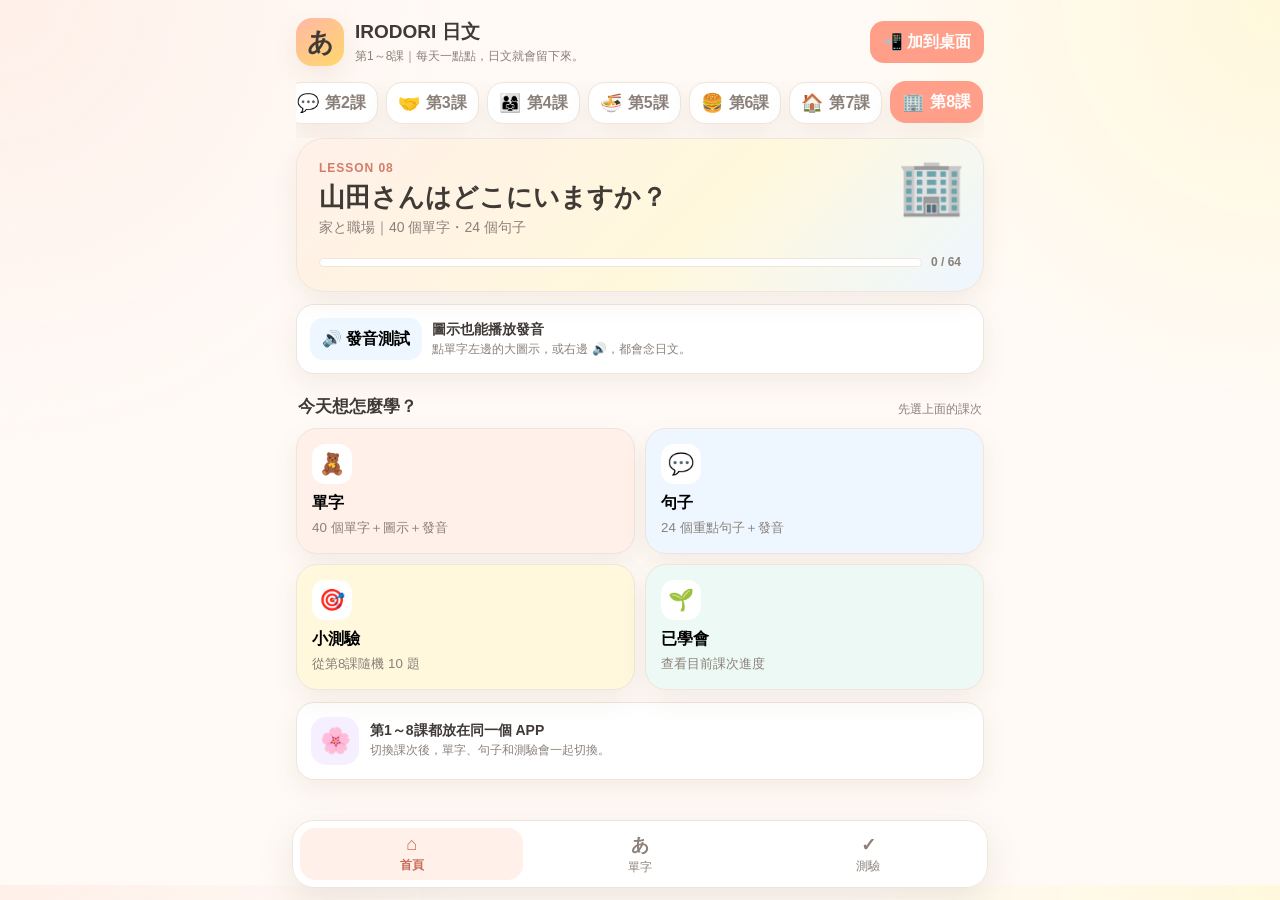
<file: index.html>
<!doctype html>
<html lang="zh-Hant">
<head>
<meta charset="utf-8">
<meta name="viewport" content="width=device-width,initial-scale=1,viewport-fit=cover">
<meta name="theme-color" content="#fff8f1">
<meta name="apple-mobile-web-app-capable" content="yes">
<meta name="apple-mobile-web-app-status-bar-style" content="default">
<meta name="apple-mobile-web-app-title" content="IRODORI 日文">
<link rel="manifest" href="manifest.webmanifest">
<link rel="icon" href="icon-192.svg">
<link rel="stylesheet" href="app.css?v=6">
<link rel="stylesheet" href="overrides-v10.css?v=10">
<title>IRODORI 日文學習</title>
</head>
<body>
<main class="app">
  <div class="top">
    <div class="brand"><div class="logo">あ</div><div><h1>IRODORI 日文</h1><div class="sub">第1～8課｜每天一點點，日文就會留下來。</div></div></div>
    <button id="installBtn" class="install" type="button">📲 加到桌面</button>
  </div>

  <section id="home" class="screen active">
    <div class="hero">
      <div class="eyebrow">LESSON 08</div>
      <h2>山田さんはどこにいますか？</h2>
      <p>家と職場｜40 個單字・24 個句子</p>
      <div class="progress"><div class="track"><div id="bar" class="bar"></div></div><div id="ptext" class="count"></div></div>
    </div>

    <div class="soundbox">
      <button id="testSound" class="soundbtn" type="button">🔊 發音測試</button>
      <div class="soundtext"><strong>圖示也能播放發音</strong><small id="soundStatus">點單字左邊的大圖示，或右邊 🔊，都會念日文。</small></div>
    </div>

    <div id="installHelp" class="installbox">
      <strong>把 APP 放到手機桌面：</strong><br>
      Chrome：右上角 ⋮ →「新增至主畫面」或「安裝應用程式」。<br>
      Samsung Internet：右下角 ☰ →「新增頁面至」→「主螢幕」。<br>
      <span id="installStatus">如果瀏覽器支援直接安裝，按上方「📲 加到桌面」會跳出安裝視窗。</span>
    </div>

    <div class="sectionTitle"><h3>今天想怎麼學？</h3><span>先選上面的課次</span></div>
    <div class="grid">
      <button class="mode" data-open="words" type="button"><span class="mi">🧸</span><strong>單字</strong><small>完整單字＋圖示＋發音</small></button>
      <button class="mode" data-open="sentences" type="button"><span class="mi">💬</span><strong>句子</strong><small>重點句子＋發音</small></button>
      <button class="mode" data-open="quiz" type="button"><span class="mi">🎯</span><strong>小測驗</strong><small>目前課次隨機 10 題</small></button>
      <button class="mode" data-open="learned" type="button"><span class="mi">🌱</span><strong>已學會</strong><small>查看目前課次進度</small></button>
    </div>
    <div class="daily"><div class="dicon">🌸</div><div><strong>第1～8課都放在同一個 APP</strong><small>切換課次後，單字、句子和測驗會一起切換。</small></div></div>
  </section>

  <section id="study" class="screen">
    <button id="back" class="back" type="button">← 回首頁</button>
    <div class="head"><div><small>LESSON 08</small><h2 id="studyTitle">單字</h2></div><small id="studyCount"></small></div>
    <input id="search" class="search" type="search" placeholder="搜尋日文、假名或中文…">
    <div id="chips" class="chips"></div>
    <div id="cards" class="cards"></div>
    <div id="empty" class="empty" style="display:none">找不到符合內容。</div>
  </section>

  <section id="quizScreen" class="screen">
    <button id="quizBack" class="back" type="button">← 回首頁</button>
    <div class="head"><div><small>LESSON 08</small><h2>小測驗</h2></div><small id="scoreText"></small></div>
    <div id="quizBox" class="quiz"></div>
  </section>
</main>

<nav class="nav">
  <button type="button" data-nav="home" class="active"><b>⌂</b>首頁</button>
  <button type="button" data-nav="words"><b>あ</b>單字</button>
  <button type="button" data-nav="quiz"><b>✓</b>測驗</button>
</nav>
<script src="data.js?v=10"></script>
<script src="lesson01.js?v=10"></script>
<script src="lesson02.js?v=10"></script>
<script src="lesson03.js?v=10"></script>
<script src="lesson04.js?v=10"></script>
<script src="lesson05.js?v=10"></script>
<script src="lesson06.js?v=10"></script>
<script src="lesson08.js?v=11"></script>
<script src="app-v10.js?v=11"></script>
</body>
</html>
</file>
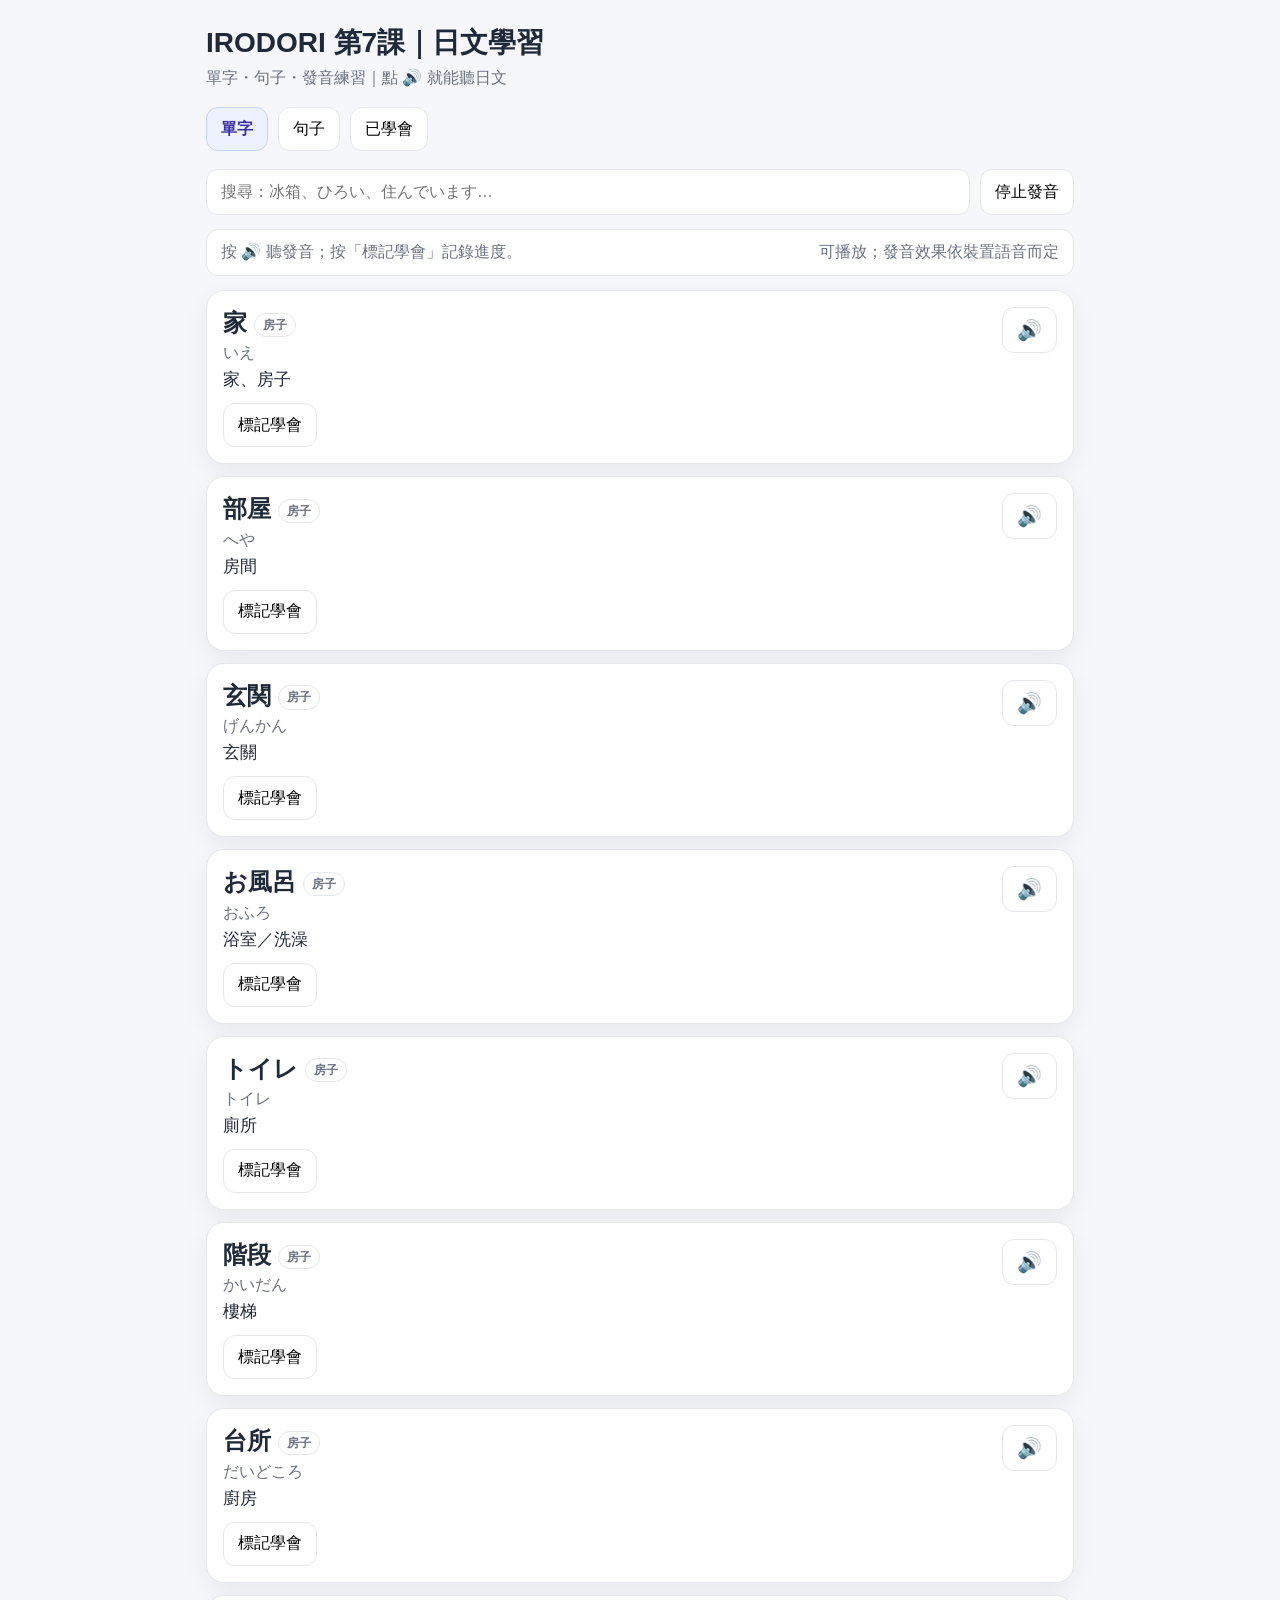
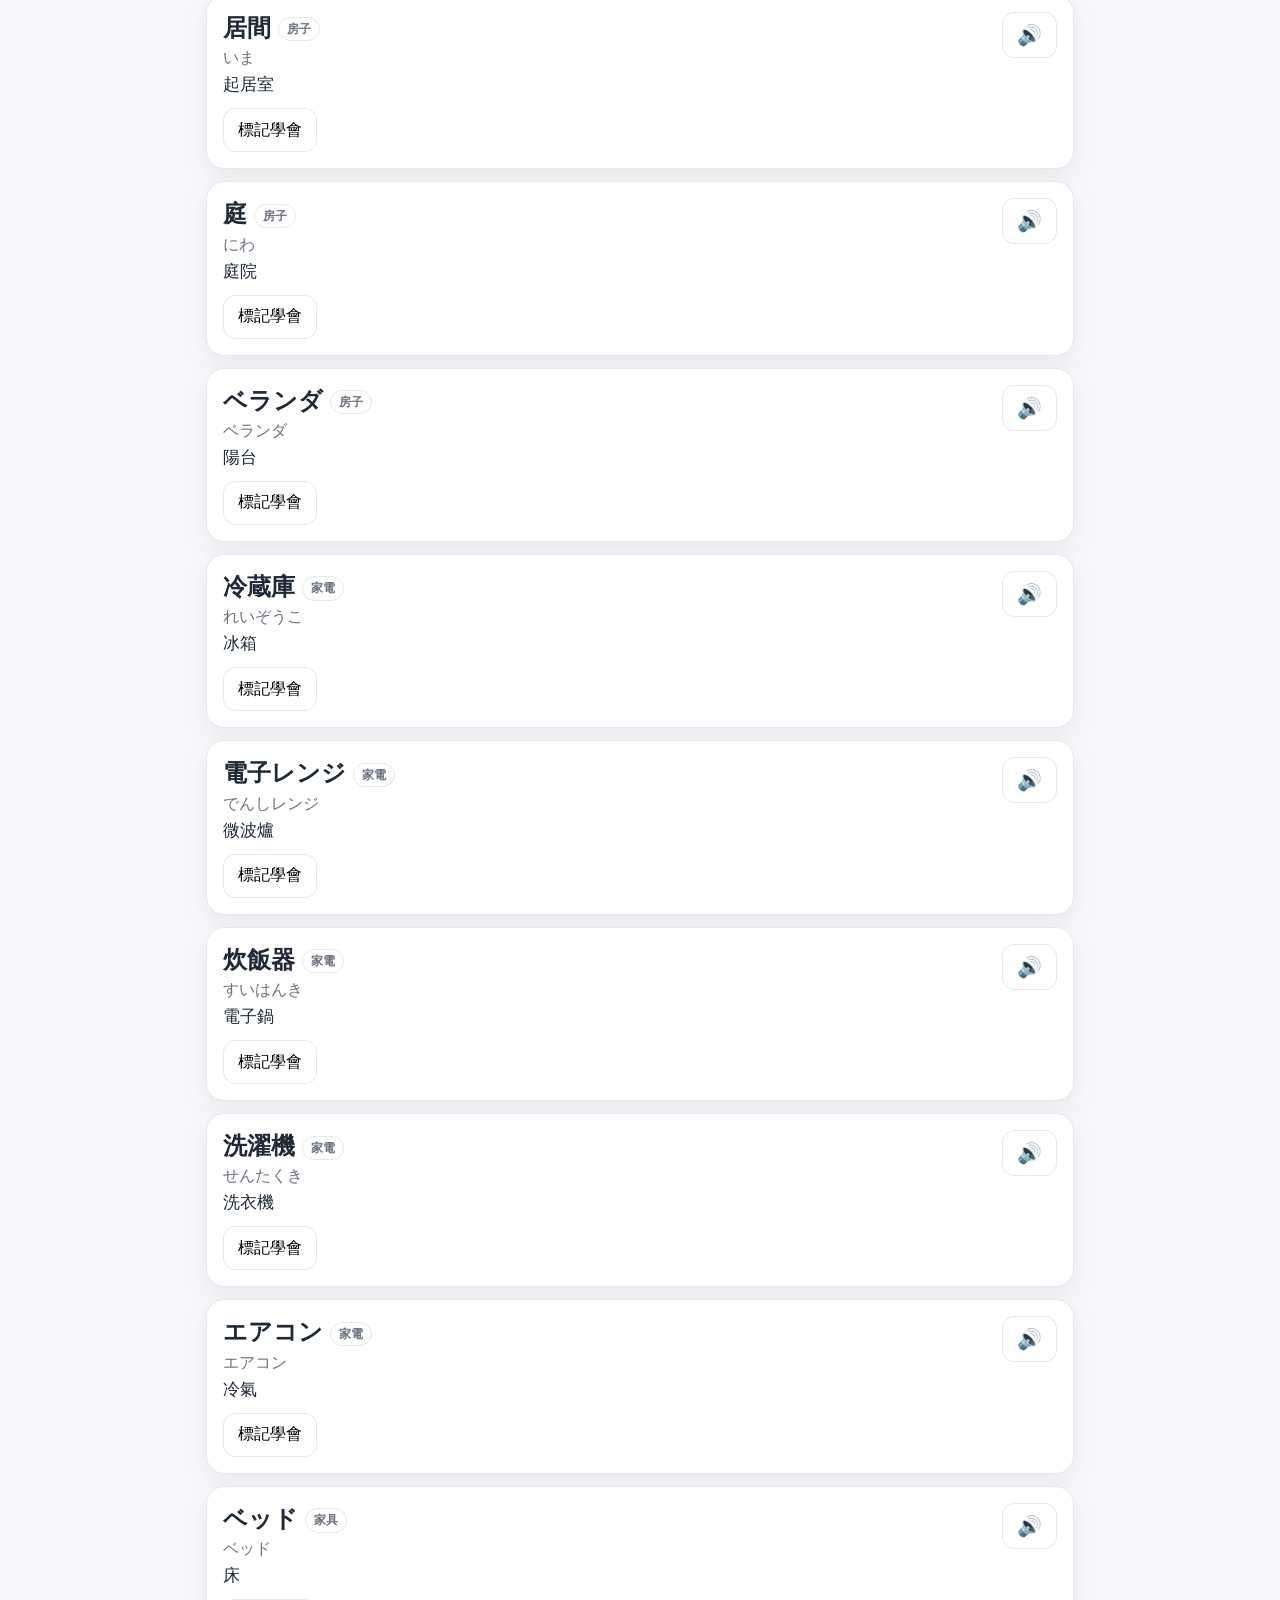
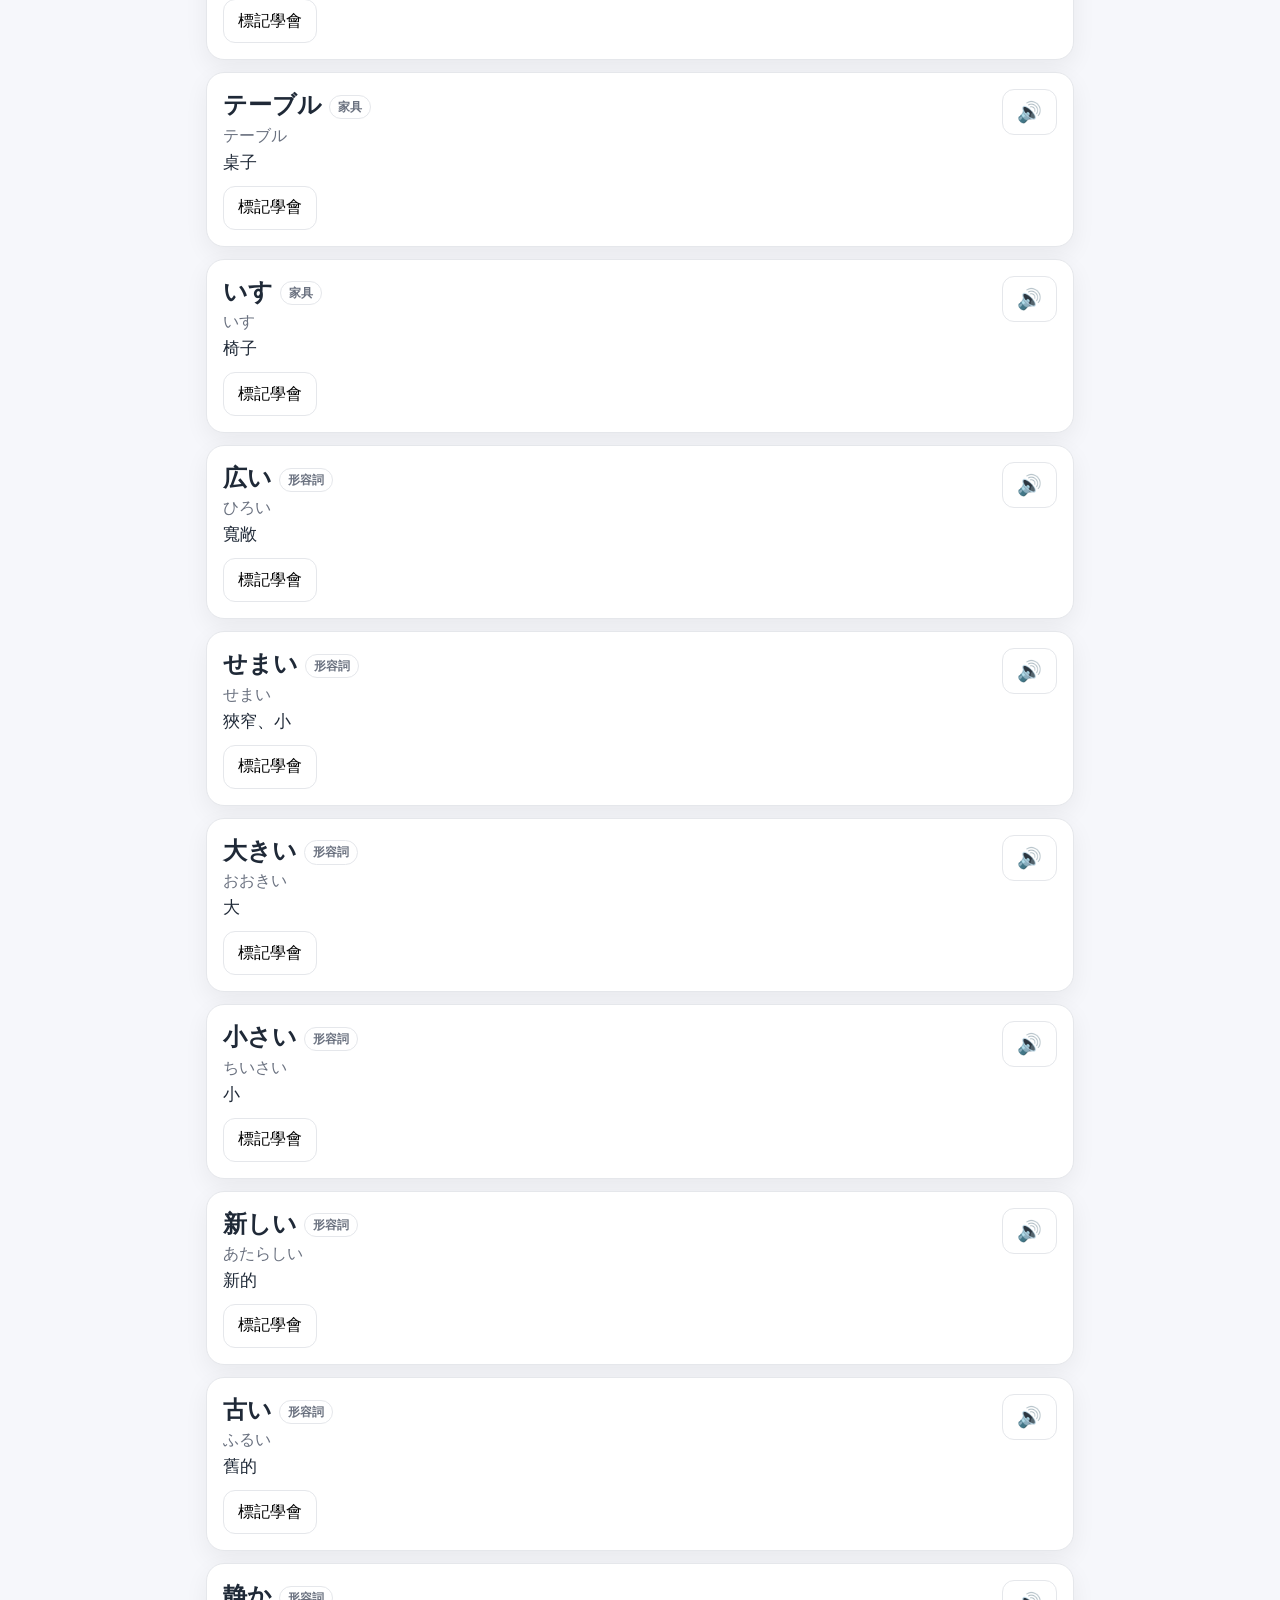
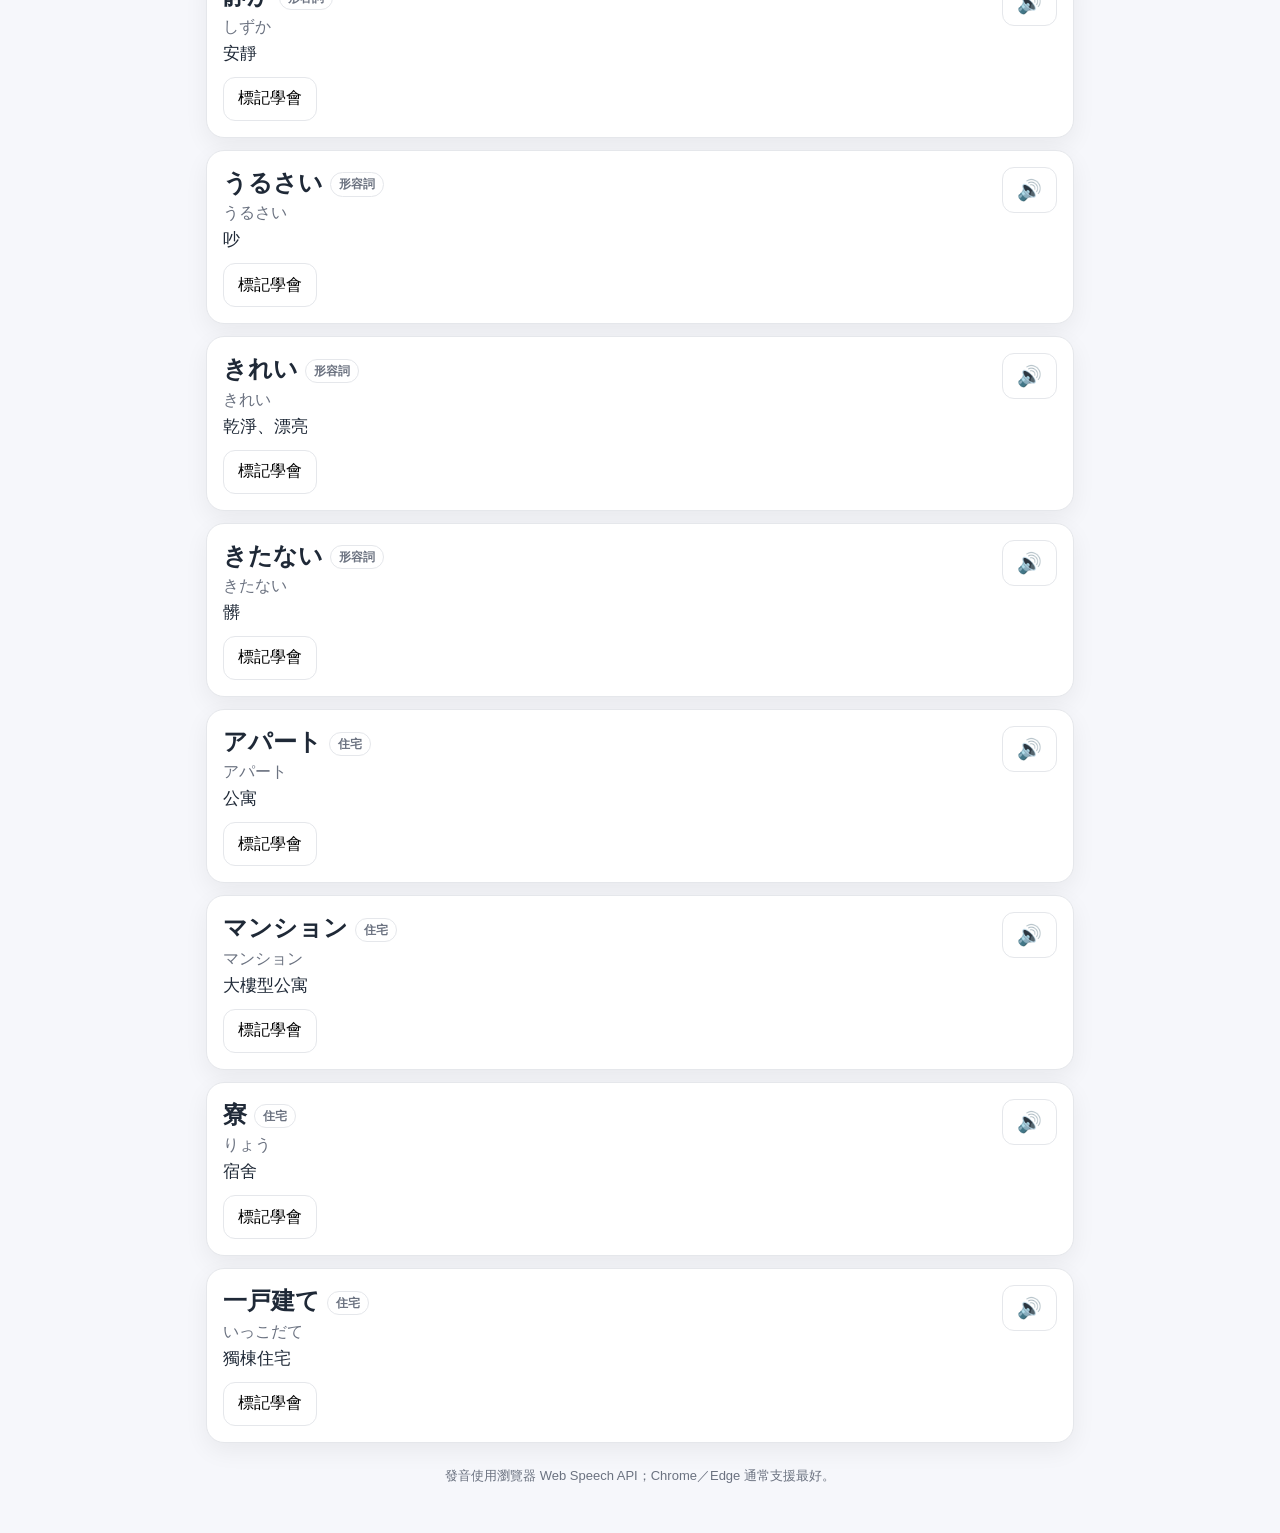
<file: IRODORI_L07_Japanese_App.html>
<!DOCTYPE html>
<html lang="zh-Hant">
<head>
  <meta charset="UTF-8" />
  <meta name="viewport" content="width=device-width, initial-scale=1.0" />
  <title>IRODORI 第7課｜日文單字・句子發音練習</title>
  <style>
    :root{
      --bg:#f6f7fb; --card:#ffffff; --text:#1f2937; --muted:#6b7280;
      --border:#e5e7eb; --accent:#4f46e5; --accent-soft:#eef2ff;
      --success:#0f766e; --shadow:0 8px 24px rgba(0,0,0,.06);
    }
    *{box-sizing:border-box}
    body{
      margin:0;background:var(--bg);color:var(--text);
      font-family:-apple-system,BlinkMacSystemFont,"Segoe UI","Noto Sans TC","Noto Sans JP",sans-serif;
    }
    .wrap{max-width:900px;margin:0 auto;padding:24px 16px 48px}
    .hero{margin-bottom:18px}
    .hero h1{font-size:28px;margin:0 0 6px}
    .hero p{margin:0;color:var(--muted)}
    .toolbar{display:flex;gap:10px;flex-wrap:wrap;margin:18px 0}
    button,input{
      font:inherit
    }
    button{
      min-height:44px;border:1px solid var(--border);background:#fff;border-radius:12px;
      padding:10px 14px;cursor:pointer
    }
    button.active{background:var(--accent-soft);border-color:#c7d2fe;color:#3730a3;font-weight:700}
    button:hover{filter:brightness(.985)}
    input{
      width:100%;min-height:46px;border:1px solid var(--border);border-radius:12px;padding:10px 14px;
      background:#fff;font-size:16px
    }
    .searchrow{display:grid;grid-template-columns:1fr auto;gap:10px;margin-bottom:14px}
    .status{
      background:#fff;border:1px solid var(--border);border-radius:12px;padding:12px 14px;
      display:flex;justify-content:space-between;gap:10px;flex-wrap:wrap;color:var(--muted);
      margin-bottom:14px
    }
    .list{display:grid;gap:12px}
    .card{
      background:var(--card);border:1px solid var(--border);border-radius:18px;padding:16px;
      box-shadow:var(--shadow)
    }
    .top{display:flex;justify-content:space-between;gap:14px;align-items:flex-start}
    .jp{font-size:24px;font-weight:750;line-height:1.35}
    .kana{color:var(--muted);margin-top:4px}
    .zh{font-size:17px;margin-top:4px}
    .note{font-size:14px;color:var(--muted);margin-top:8px}
    .tag{
      display:inline-block;font-size:12px;color:var(--muted);border:1px solid var(--border);
      border-radius:999px;padding:3px 8px;margin-left:7px;vertical-align:middle
    }
    .speak{font-size:20px;min-width:50px}
    .actions{margin-top:12px;display:flex;gap:8px;flex-wrap:wrap}
    .learned{background:var(--accent-soft);color:#3730a3}
    .empty{text-align:center;color:var(--muted);padding:40px 0;display:none}
    .foot{margin-top:24px;color:var(--muted);font-size:13px;text-align:center}
    @media(max-width:560px){
      .hero h1{font-size:23px}
      .jp{font-size:21px}
      .searchrow{grid-template-columns:1fr}
      .speak{min-width:46px}
    }
  </style>
</head>
<body>
  <main class="wrap">
    <section class="hero">
      <h1>IRODORI 第7課｜日文學習</h1>
      <p>單字・句子・發音練習｜點 🔊 就能聽日文</p>
    </section>

    <div class="toolbar" role="tablist">
      <button class="tab active" data-tab="words">單字</button>
      <button class="tab" data-tab="sentences">句子</button>
      <button class="tab" data-tab="learned">已學會</button>
    </div>

    <div class="searchrow">
      <input id="search" type="search" placeholder="搜尋：冰箱、ひろい、住んでいます…" />
      <button id="stop">停止發音</button>
    </div>

    <div class="status">
      <span>按 🔊 聽發音；按「標記學會」記錄進度。</span>
      <span id="voiceStatus">正在檢查日文語音…</span>
    </div>

    <section id="list" class="list"></section>
    <div id="empty" class="empty">沒有符合的內容。</div>

    <div class="foot">發音使用瀏覽器 Web Speech API；Chrome／Edge 通常支援最好。</div>
  </main>

<script>
const words = [
  {jp:'家',kana:'いえ',zh:'家、房子',group:'房子'},
  {jp:'部屋',kana:'へや',zh:'房間',group:'房子'},
  {jp:'玄関',kana:'げんかん',zh:'玄關',group:'房子'},
  {jp:'お風呂',kana:'おふろ',zh:'浴室／洗澡',group:'房子'},
  {jp:'トイレ',kana:'トイレ',zh:'廁所',group:'房子'},
  {jp:'階段',kana:'かいだん',zh:'樓梯',group:'房子'},
  {jp:'台所',kana:'だいどころ',zh:'廚房',group:'房子'},
  {jp:'居間',kana:'いま',zh:'起居室',group:'房子'},
  {jp:'庭',kana:'にわ',zh:'庭院',group:'房子'},
  {jp:'ベランダ',kana:'ベランダ',zh:'陽台',group:'房子'},
  {jp:'冷蔵庫',kana:'れいぞうこ',zh:'冰箱',group:'家電'},
  {jp:'電子レンジ',kana:'でんしレンジ',zh:'微波爐',group:'家電'},
  {jp:'炊飯器',kana:'すいはんき',zh:'電子鍋',group:'家電'},
  {jp:'洗濯機',kana:'せんたくき',zh:'洗衣機',group:'家電'},
  {jp:'エアコン',kana:'エアコン',zh:'冷氣',group:'家電'},
  {jp:'ベッド',kana:'ベッド',zh:'床',group:'家具'},
  {jp:'テーブル',kana:'テーブル',zh:'桌子',group:'家具'},
  {jp:'いす',kana:'いす',zh:'椅子',group:'家具'},
  {jp:'広い',kana:'ひろい',zh:'寬敞',group:'形容詞'},
  {jp:'せまい',kana:'せまい',zh:'狹窄、小',group:'形容詞'},
  {jp:'大きい',kana:'おおきい',zh:'大',group:'形容詞'},
  {jp:'小さい',kana:'ちいさい',zh:'小',group:'形容詞'},
  {jp:'新しい',kana:'あたらしい',zh:'新的',group:'形容詞'},
  {jp:'古い',kana:'ふるい',zh:'舊的',group:'形容詞'},
  {jp:'静か',kana:'しずか',zh:'安靜',group:'形容詞'},
  {jp:'うるさい',kana:'うるさい',zh:'吵',group:'形容詞'},
  {jp:'きれい',kana:'きれい',zh:'乾淨、漂亮',group:'形容詞'},
  {jp:'きたない',kana:'きたない',zh:'髒',group:'形容詞'},
  {jp:'アパート',kana:'アパート',zh:'公寓',group:'住宅'},
  {jp:'マンション',kana:'マンション',zh:'大樓型公寓',group:'住宅'},
  {jp:'寮',kana:'りょう',zh:'宿舍',group:'住宅'},
  {jp:'一戸建て',kana:'いっこだて',zh:'獨棟住宅',group:'住宅'}
];

const sentences = [
  {jp:'ここは玄関です。',kana:'ここは げんかん です。',zh:'這裡是玄關。',note:'ここは ～ です'},
  {jp:'ここに階段があります。',kana:'ここに かいだん が あります。',zh:'這裡有樓梯。',note:'地方 に ＋ 東西 が あります'},
  {jp:'部屋が4つあります。',kana:'へやが よっつ あります。',zh:'有四個房間。',note:'～があります'},
  {jp:'電子レンジはありますか？',kana:'でんしレンジは ありますか？',zh:'有微波爐嗎？',note:'～はありますか？'},
  {jp:'はい、あります。',kana:'はい、あります。',zh:'有。',note:'肯定回答'},
  {jp:'ありません。',kana:'ありません。',zh:'沒有。',note:'否定回答'},
  {jp:'どこに住んでいますか？',kana:'どこに すんでいますか？',zh:'你住在哪裡？',note:'～に住んでいます'},
  {jp:'アパートに住んでいます。',kana:'アパートに すんでいます。',zh:'我住在公寓。',note:'～に住んでいます'},
  {jp:'家はどうですか？',kana:'いえは どうですか？',zh:'你的房子怎麼樣？',note:'詢問狀態'},
  {jp:'ちょっと古いです。でも、とても広いです。',kana:'ちょっと ふるいです。でも、とても ひろいです。',zh:'有點舊，但是非常寬敞。',note:'形容詞＋でも'},
  {jp:'家は広くないです。',kana:'いえは ひろくないです。',zh:'房子不寬敞。',note:'い形容詞：い → くないです'},
  {jp:'この部屋は静かじゃないです。',kana:'この へやは しずかじゃないです。',zh:'這個房間不安靜。',note:'な形容詞：じゃないです'},
  {jp:'部屋はきれいです。',kana:'へやは きれいです。',zh:'房間很乾淨。',note:'きれい是な形容詞'}
];

let currentTab = 'words';
const learned = new Set(JSON.parse(localStorage.getItem('irodori_l7_learned') || '[]'));

const list = document.getElementById('list');
const search = document.getElementById('search');
const empty = document.getElementById('empty');
const voiceStatus = document.getElementById('voiceStatus');

function saveLearned(){
  localStorage.setItem('irodori_l7_learned', JSON.stringify([...learned]));
}
function keyFor(type,item){ return type + ':' + item.jp; }

function speak(text){
  if(!('speechSynthesis' in window)){
    voiceStatus.textContent = '此瀏覽器不支援語音朗讀';
    return;
  }
  speechSynthesis.cancel();
  const u = new SpeechSynthesisUtterance(text);
  u.lang = 'ja-JP';
  u.rate = 0.78;
  const voices = speechSynthesis.getVoices();
  const ja = voices.find(v => /^ja/i.test(v.lang));
  if(ja) u.voice = ja;
  speechSynthesis.speak(u);
}

function getItems(){
  const q = search.value.trim().toLowerCase();
  let src;
  if(currentTab === 'learned'){
    src = [
      ...words.map(x=>({...x,type:'word'})),
      ...sentences.map(x=>({...x,type:'sentence'}))
    ].filter(x=>learned.has(keyFor(x.type,x)));
  }else{
    src = currentTab === 'words'
      ? words.map(x=>({...x,type:'word'}))
      : sentences.map(x=>({...x,type:'sentence'}));
  }
  if(!q) return src;
  return src.filter(x => [x.jp,x.kana,x.zh,x.group,x.note]
    .filter(Boolean)
    .some(v => String(v).toLowerCase().includes(q)));
}

function render(){
  const items = getItems();
  list.innerHTML = '';
  empty.style.display = items.length ? 'none' : 'block';

  items.forEach(item=>{
    const card = document.createElement('article');
    card.className = 'card';

    const top = document.createElement('div');
    top.className = 'top';

    const text = document.createElement('div');
    text.style.minWidth='0';

    const title = document.createElement('div');
    title.className='jp';
    title.textContent=item.jp;

    if(item.group){
      const tag=document.createElement('span');
      tag.className='tag';
      tag.textContent=item.group;
      title.appendChild(tag);
    }

    const kana=document.createElement('div');
    kana.className='kana';
    kana.textContent=item.kana;

    const zh=document.createElement('div');
    zh.className='zh';
    zh.textContent=item.zh;

    text.append(title,kana,zh);

    if(item.note){
      const note=document.createElement('div');
      note.className='note';
      note.textContent='句型：'+item.note;
      text.appendChild(note);
    }

    const speakBtn=document.createElement('button');
    speakBtn.className='speak';
    speakBtn.type='button';
    speakBtn.textContent='🔊';
    speakBtn.setAttribute('aria-label','播放日文發音');
    speakBtn.addEventListener('click',()=>speak(item.jp));

    top.append(text,speakBtn);

    const actions=document.createElement('div');
    actions.className='actions';

    const k=keyFor(item.type,item);
    const learnBtn=document.createElement('button');
    learnBtn.type='button';
    const isLearned=learned.has(k);
    learnBtn.textContent=isLearned?'✓ 已學會':'標記學會';
    if(isLearned) learnBtn.classList.add('learned');
    learnBtn.addEventListener('click',()=>{
      if(learned.has(k)) learned.delete(k); else learned.add(k);
      saveLearned();
      render();
    });

    actions.appendChild(learnBtn);
    card.append(top,actions);
    list.appendChild(card);
  });
}

document.querySelectorAll('.tab').forEach(btn=>{
  btn.addEventListener('click',()=>{
    currentTab=btn.dataset.tab;
    document.querySelectorAll('.tab').forEach(b=>b.classList.remove('active'));
    btn.classList.add('active');
    render();
  });
});

search.addEventListener('input',render);
document.getElementById('stop').addEventListener('click',()=>{
  if('speechSynthesis' in window) speechSynthesis.cancel();
});

function updateVoice(){
  if(!('speechSynthesis' in window)){
    voiceStatus.textContent='此瀏覽器不支援語音朗讀';
    return;
  }
  const voices=speechSynthesis.getVoices();
  const ja=voices.some(v=>/^ja/i.test(v.lang));
  voiceStatus.textContent=ja?'✓ 已找到日文語音':'可播放；發音效果依裝置語音而定';
}
updateVoice();
if('speechSynthesis' in window) speechSynthesis.onvoiceschanged=updateVoice;

render();
</script>
</body>
</html>
</file>
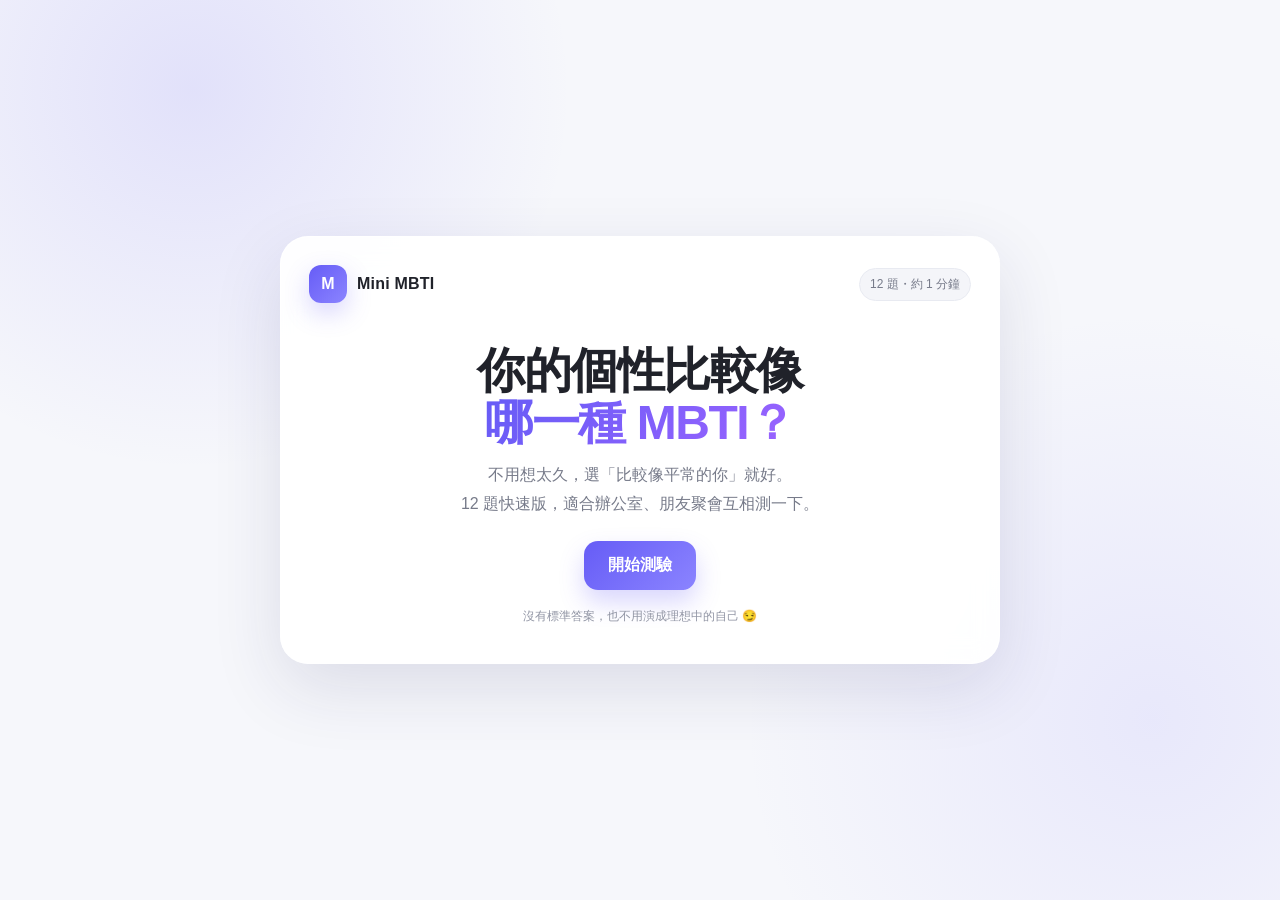
<file: mbti.html>
<!DOCTYPE html>
<html lang="zh-Hant">
<head>
  <meta charset="UTF-8" />
  <meta name="viewport" content="width=device-width, initial-scale=1.0" />
  <title>12 題快速 MBTI 測驗</title>
  <style>
    * { box-sizing: border-box; }
    :root{
      --bg:#f6f7fb;
      --card:#ffffff;
      --text:#20222a;
      --muted:#777b8a;
      --line:#e8eaf1;
      --accent:#665cf6;
      --accent2:#8b84ff;
      --soft:#f0efff;
      --success:#2f9e74;
    }
    body{
      margin:0;
      font-family: -apple-system,BlinkMacSystemFont,"Segoe UI","PingFang TC","Microsoft JhengHei",sans-serif;
      background:
        radial-gradient(circle at 15% 10%, rgba(102,92,246,.14), transparent 28%),
        radial-gradient(circle at 90% 80%, rgba(139,132,255,.13), transparent 30%),
        var(--bg);
      color:var(--text);
      min-height:100vh;
      display:flex;
      align-items:center;
      justify-content:center;
      padding:24px;
    }
    .app{
      width:min(720px,100%);
      background:rgba(255,255,255,.94);
      border:1px solid rgba(255,255,255,.8);
      box-shadow:0 24px 70px rgba(37,34,87,.12);
      border-radius:28px;
      padding:28px;
      backdrop-filter:blur(12px);
    }
    .top{
      display:flex;
      align-items:center;
      justify-content:space-between;
      gap:12px;
      margin-bottom:18px;
    }
    .logo{
      display:flex;
      align-items:center;
      gap:10px;
      font-weight:800;
      letter-spacing:.2px;
    }
    .logo-badge{
      width:38px;height:38px;border-radius:12px;
      display:grid;place-items:center;
      color:white;
      background:linear-gradient(135deg,var(--accent),var(--accent2));
      box-shadow:0 10px 24px rgba(102,92,246,.25);
    }
    .tag{
      font-size:12px;
      color:var(--muted);
      background:#f4f5f9;
      border:1px solid var(--line);
      padding:7px 10px;
      border-radius:999px;
    }
    .hero{
      text-align:center;
      padding:24px 8px 10px;
    }
    h1{
      margin:0 0 12px;
      font-size:clamp(30px,6vw,48px);
      line-height:1.08;
      letter-spacing:-1.5px;
    }
    .gradient{
      background:linear-gradient(135deg,var(--accent),#9b63ff);
      -webkit-background-clip:text;
      background-clip:text;
      color:transparent;
    }
    .lead{
      margin:0 auto 22px;
      color:var(--muted);
      line-height:1.8;
      max-width:560px;
    }
    button{
      font:inherit;
      border:0;
      cursor:pointer;
      transition:.18s ease;
    }
    .primary{
      background:linear-gradient(135deg,var(--accent),var(--accent2));
      color:#fff;
      padding:14px 24px;
      border-radius:14px;
      font-weight:700;
      box-shadow:0 12px 25px rgba(102,92,246,.25);
    }
    .primary:hover{ transform:translateY(-2px); }
    .secondary{
      background:#f3f4f8;
      color:var(--text);
      padding:12px 18px;
      border-radius:12px;
      font-weight:700;
    }
    .secondary:hover{ background:#eceef5; }
    .meta{
      margin-top:18px;
      font-size:12px;
      color:#9296a5;
    }
    .hidden{ display:none !important; }

    .progress-wrap{ margin:16px 0 26px; }
    .progress-info{
      display:flex;
      justify-content:space-between;
      color:var(--muted);
      font-size:13px;
      margin-bottom:8px;
    }
    .progress{
      width:100%; height:9px; border-radius:999px;
      background:#eceef5; overflow:hidden;
    }
    .bar{
      height:100%; width:0%;
      background:linear-gradient(90deg,var(--accent),#a873ff);
      border-radius:999px;
      transition:width .25s ease;
    }
    .question-card{
      padding:18px 4px 8px;
      animation:fade .25s ease;
    }
    @keyframes fade{
      from{ opacity:.3; transform:translateY(5px); }
      to{ opacity:1; transform:translateY(0); }
    }
    .q-no{
      font-size:13px;
      color:var(--accent);
      font-weight:800;
      letter-spacing:1px;
      margin-bottom:10px;
    }
    .question{
      font-size:clamp(23px,4vw,32px);
      font-weight:800;
      line-height:1.35;
      margin-bottom:24px;
    }
    .answers{
      display:grid;
      gap:14px;
    }
    .answer{
      text-align:left;
      background:#fff;
      border:1.5px solid var(--line);
      border-radius:18px;
      padding:18px 20px;
      color:var(--text);
      line-height:1.55;
      font-weight:650;
    }
    .answer:hover{
      border-color:#b9b4ff;
      background:var(--soft);
      transform:translateY(-1px);
    }
    .answer strong{
      color:var(--accent);
      margin-right:7px;
    }

    .result{
      text-align:center;
      padding:22px 4px 6px;
      animation:fade .3s ease;
    }
    .result-type{
      display:inline-block;
      padding:10px 18px;
      border-radius:14px;
      background:var(--soft);
      color:var(--accent);
      font-size:40px;
      font-weight:900;
      letter-spacing:4px;
      margin:8px 0 10px;
    }
    .result-name{
      font-size:24px;
      font-weight:900;
      margin-bottom:8px;
    }
    .result-desc{
      color:var(--muted);
      line-height:1.8;
      max-width:580px;
      margin:0 auto 24px;
    }
    .traits{
      display:grid;
      grid-template-columns:repeat(2,minmax(0,1fr));
      gap:10px;
      max-width:560px;
      margin:0 auto 24px;
    }
    .trait{
      background:#f7f7fb;
      border:1px solid var(--line);
      border-radius:14px;
      padding:12px;
      font-size:14px;
    }
    .trait b{ color:var(--accent); }
    .actions{
      display:flex;
      flex-wrap:wrap;
      justify-content:center;
      gap:10px;
    }
    .disclaimer{
      margin-top:24px;
      padding-top:18px;
      border-top:1px solid var(--line);
      color:#999dac;
      font-size:12px;
      line-height:1.6;
    }

    @media(max-width:560px){
      body{ padding:14px; }
      .app{ padding:20px; border-radius:22px; }
      .tag{ display:none; }
      .traits{ grid-template-columns:1fr; }
      .question{ font-size:24px; }
      .answer{ padding:16px; }
    }
  </style>
</head>
<body>
  <main class="app">
    <div class="top">
      <div class="logo"><span class="logo-badge">M</span> Mini MBTI</div>
      <div class="tag">12 題・約 1 分鐘</div>
    </div>

    <section id="startScreen" class="hero">
      <h1>你的個性比較像<br><span class="gradient">哪一種 MBTI？</span></h1>
      <p class="lead">
        不用想太久，選「比較像平常的你」就好。<br>
        12 題快速版，適合辦公室、朋友聚會互相測一下。
      </p>
      <button class="primary" onclick="startQuiz()">開始測驗</button>
      <div class="meta">沒有標準答案，也不用演成理想中的自己 😏</div>
    </section>

    <section id="quizScreen" class="hidden">
      <div class="progress-wrap">
        <div class="progress-info">
          <span id="progressText">第 1 / 12 題</span>
          <span id="progressPercent">8%</span>
        </div>
        <div class="progress"><div id="bar" class="bar"></div></div>
      </div>
      <div id="questionCard" class="question-card"></div>
    </section>

    <section id="resultScreen" class="result hidden">
      <div style="font-size:14px;color:var(--success);font-weight:800;">測驗完成 ✓</div>
      <div id="resultType" class="result-type">INTJ</div>
      <div id="resultName" class="result-name"></div>
      <p id="resultDesc" class="result-desc"></p>
      <div id="traits" class="traits"></div>
      <div class="actions">
        <button class="primary" onclick="copyResult()">複製結果</button>
        <button class="secondary" onclick="restartQuiz()">再測一次</button>
      </div>
      <div class="disclaimer">
        這是 12 題的娛樂型快速測驗，適合初步了解偏好，不等同正式心理衡鑑，也不代表人格永遠固定。
      </div>
    </section>
  </main>

  <script>
    const questions = [
      { axis:"EI", q:"到一個不熟的聚會，你通常會？", a:["主動找人聊天，很快融入","先觀察一下，熟了才開始聊"], score:["E","I"] },
      { axis:"SN", q:"學一個新東西時，你比較喜歡？", a:["先看實際步驟和例子","先理解概念和背後邏輯"], score:["S","N"] },
      { axis:"TF", q:"朋友遇到問題找你，你比較常？", a:["幫他分析怎麼解決","先理解他的感受"], score:["T","F"] },
      { axis:"JP", q:"要出門旅行，你比較像？", a:["先排好行程比較安心","大方向有就好，到時再決定"], score:["J","P"] },

      { axis:"EI", q:"忙了一整週後，你比較想？", a:["約人出去、換個熱鬧環境","自己待著，安靜充電"], score:["E","I"] },
      { axis:"SN", q:"別人講一件事時，你更容易注意？", a:["他實際說了什麼、細節是否合理","這件事背後可能代表什麼"], score:["S","N"] },
      { axis:"TF", q:"做重要決定時，你比較相信？", a:["客觀條件與合理性","自己的價值感與人的感受"], score:["T","F"] },
      { axis:"JP", q:"工作突然多出一件急事，你通常？", a:["重新排順序，趕快把事情控住","先處理眼前最急的，邊做邊調整"], score:["J","P"] },

      { axis:"EI", q:"在群組聊天時，你通常？", a:["想到就回，互動很多","有必要或真的想講才回"], score:["E","I"] },
      { axis:"SN", q:"你比較容易被哪種內容吸引？", a:["實用、馬上能派上用場","新奇、有想像空間的想法"], score:["S","N"] },
      { axis:"TF", q:"和人意見不合時，你更在意？", a:["到底誰的說法比較有道理","怎麼講才不會讓關係太僵"], score:["T","F"] },
      { axis:"JP", q:"面對截止日期，你比較像？", a:["喜歡提早做完，心裡比較舒服","通常越接近期限效率越高"], score:["J","P"] }
    ];

    const types = {
      INTJ:["策略規劃者","獨立、理性、有長期視角，喜歡把複雜問題整理成一套可執行的方法。","長期規劃","獨立思考"],
      INTP:["邏輯探索者","好奇心強、愛拆解問題，對有趣的觀念很著迷，不喜歡被過度限制。","分析推理","創意探索"],
      ENTJ:["目標指揮官","果斷、重效率、擅長推進目標，看到混亂時會很自然地想把事情組織起來。","決策推進","組織能力"],
      ENTP:["點子辯論家","反應快、點子多、喜歡新鮮挑戰，常能看到別人沒注意到的新可能。","靈活創新","快速反應"],
      INFJ:["洞察倡議者","敏銳、有原則、很會讀懂氣氛，通常希望自己做的事帶有意義。","洞察人心","價值導向"],
      INFP:["理想調停者","重視真誠與內在感受，想像力豐富，對自己真正重視的事非常投入。","同理感受","想像力"],
      ENFJ:["熱情引導者","擅長鼓勵與連結他人，容易看見每個人的優點，也很在乎團隊氣氛。","人際連結","鼓舞他人"],
      ENFP:["靈感探索者","熱情、好奇、喜歡自由與可能性，很容易被新鮮有趣的人事物點燃。","熱情創意","適應變化"],
      ISTJ:["務實執行者","可靠、細心、重視秩序與責任，喜歡把事情一件一件穩穩做好。","穩定執行","細節管理"],
      ISFJ:["溫暖守護者","體貼、細心、責任感強，常默默記得別人在乎的小事。","細心照顧","可靠負責"],
      ESTJ:["效率管理者","務實、直接、行動力強，擅長建立規則、分工與清楚的執行方式。","效率管理","果斷執行"],
      ESFJ:["友善協調者","重視互動與關係，善於照顧氣氛，喜歡讓大家都舒服地參與其中。","關係協調","熱心可靠"],
      ISTP:["冷靜解題者","反應冷靜、動手能力強，遇到問題時偏好直接找出最有效率的解法。","臨場解題","實作能力"],
      ISFP:["自在藝術家","溫和、細膩、有自己的審美與價值感，重視自由與真實的生活感受。","美感敏銳","溫和彈性"],
      ESTP:["行動挑戰者","大膽、務實、反應快，喜歡直接行動，在變動環境裡反而容易發揮。","行動力","臨場反應"],
      ESFP:["氣氛體驗家","外向、親切、享受當下，對人與環境很敏銳，常常能把氣氛帶起來。","帶動氣氛","享受當下"]
    };

    let index = 0;
    let scores = {E:0,I:0,S:0,N:0,T:0,F:0,J:0,P:0};

    function startQuiz(){
      document.getElementById("startScreen").classList.add("hidden");
      document.getElementById("quizScreen").classList.remove("hidden");
      renderQuestion();
    }

    function renderQuestion(){
      const item = questions[index];
      const percent = Math.round(((index+1)/questions.length)*100);
      document.getElementById("progressText").textContent = `第 ${index+1} / ${questions.length} 題`;
      document.getElementById("progressPercent").textContent = `${percent}%`;
      document.getElementById("bar").style.width = `${percent}%`;

      const card = document.getElementById("questionCard");
      card.innerHTML = `
        <div class="q-no">QUESTION ${String(index+1).padStart(2,"0")}</div>
        <div class="question">${item.q}</div>
        <div class="answers">
          <button class="answer" onclick="choose(0)"><strong>A.</strong>${item.a[0]}</button>
          <button class="answer" onclick="choose(1)"><strong>B.</strong>${item.a[1]}</button>
        </div>
      `;
    }

    function choose(choice){
      const item = questions[index];
      scores[item.score[choice]] += 1;
      index++;
      if(index < questions.length){
        renderQuestion();
      }else{
        showResult();
      }
    }

    function showResult(){
      const result =
        (scores.E > scores.I ? "E" : "I") +
        (scores.S > scores.N ? "S" : "N") +
        (scores.T > scores.F ? "T" : "F") +
        (scores.J > scores.P ? "J" : "P");

      const info = types[result];
      document.getElementById("quizScreen").classList.add("hidden");
      document.getElementById("resultScreen").classList.remove("hidden");
      document.getElementById("resultType").textContent = result;
      document.getElementById("resultName").textContent = info[0];
      document.getElementById("resultDesc").textContent = info[1];

      const dimensions = [
        `${scores.E > scores.I ? "外向 E" : "內向 I"} · ${Math.max(scores.E,scores.I)}/3`,
        `${scores.S > scores.N ? "實感 S" : "直覺 N"} · ${Math.max(scores.S,scores.N)}/3`,
        `${scores.T > scores.F ? "思考 T" : "情感 F"} · ${Math.max(scores.T,scores.F)}/3`,
        `${scores.J > scores.P ? "判斷 J" : "感知 P"} · ${Math.max(scores.J,scores.P)}/3`
      ];
      document.getElementById("traits").innerHTML = `
        <div class="trait"><b>特點</b><br>${info[2]}</div>
        <div class="trait"><b>特點</b><br>${info[3]}</div>
        <div class="trait"><b>偏好</b><br>${dimensions[0]} ｜ ${dimensions[1]}</div>
        <div class="trait"><b>偏好</b><br>${dimensions[2]} ｜ ${dimensions[3]}</div>
      `;
      window.currentResult = `${result}｜${info[0]}：${info[1]}`;
    }

    async function copyResult(){
      const text = `我的快速 MBTI 是 ${window.currentResult}`;
      try{
        await navigator.clipboard.writeText(text);
        alert("結果已複製，可以丟到同事群組了！");
      }catch(e){
        alert(text);
      }
    }

    function restartQuiz(){
      index = 0;
      scores = {E:0,I:0,S:0,N:0,T:0,F:0,J:0,P:0};
      document.getElementById("resultScreen").classList.add("hidden");
      document.getElementById("startScreen").classList.remove("hidden");
      document.getElementById("bar").style.width = "0%";
    }
  </script>
</body>
</html>
</file>
<file: app.css>
:root{--bg:#fffaf6;--ink:#403a37;--muted:#8b817a;--line:#efe5dd;--peach:#fff0e9;--sky:#eef7ff;--yellow:#fff8dc;--mint:#edf9f4;--lav:#f5efff;--pink:#fff0f5;--accent:#ff9f89;--shadow:0 10px 26px rgba(130,95,72,.09)}*{box-sizing:border-box}html{-webkit-text-size-adjust:100%}body{margin:0;background:radial-gradient(circle at top left,#fff0e9,transparent 30%),radial-gradient(circle at top right,#fff8dc,transparent 28%),var(--bg);color:var(--ink);font-family:-apple-system,BlinkMacSystemFont,"Noto Sans TC","Noto Sans JP","Segoe UI",sans-serif}button,input{font:inherit}button{cursor:pointer}.app{max-width:720px;margin:auto;padding:18px 16px 105px}.top{display:flex;align-items:center;justify-content:space-between;gap:12px;margin-bottom:17px}.brand{display:flex;align-items:center;gap:11px}.logo{width:48px;height:48px;border-radius:16px;background:linear-gradient(145deg,#ffb7a6,#ffd86c);display:grid;place-items:center;font-size:26px;font-weight:900;box-shadow:var(--shadow)}h1{font-size:19px;margin:0}.sub{font-size:12px;color:var(--muted);margin-top:3px}.install{border:0;background:var(--accent);color:white;border-radius:14px;min-height:42px;padding:0 13px;font-weight:800}.screen{display:none}.screen.active{display:block}.hero{position:relative;overflow:hidden;background:linear-gradient(135deg,#fff0e9,#fff8dc 58%,#eef7ff);border:1px solid var(--line);border-radius:28px;padding:22px;box-shadow:var(--shadow)}.hero:after{content:"🏠";position:absolute;right:18px;top:16px;font-size:54px}.eyebrow{font-size:12px;color:#d47c68;font-weight:850;letter-spacing:.08em}.hero h2{font-size:26px;line-height:1.2;margin:7px 0 6px;max-width:72%}.hero p{margin:0;color:var(--muted);font-size:14px;max-width:76%}.progress{display:flex;align-items:center;gap:9px;margin-top:18px}.track{height:9px;flex:1;background:#fff;border:1px solid var(--line);border-radius:99px;overflow:hidden}.bar{height:100%;width:0;background:linear-gradient(90deg,#ffb7a6,#ffd86c);border-radius:99px}.count{font-size:12px;color:var(--muted);font-weight:750}.soundbox,.installbox{margin-top:12px;background:#fff;border:1px solid var(--line);border-radius:18px;padding:13px;box-shadow:var(--shadow)}.soundbox{display:flex;align-items:center;gap:10px}.soundbtn{border:0;background:var(--sky);border-radius:13px;min-height:42px;padding:0 12px;font-weight:800}.soundtext strong{display:block;font-size:14px}.soundtext small{display:block;font-size:12px;color:var(--muted);margin-top:2px}.installbox{display:none;font-size:13px;color:var(--muted);line-height:1.6}.installbox.show{display:block}.sectionTitle{display:flex;justify-content:space-between;align-items:end;margin:21px 2px 10px}.sectionTitle h3{font-size:17px;margin:0}.sectionTitle span{font-size:12px;color:var(--muted)}.grid{display:grid;grid-template-columns:1fr 1fr;gap:10px}.mode{border:1px solid var(--line);border-radius:21px;padding:15px;text-align:left;min-height:116px;box-shadow:var(--shadow)}.mode:nth-child(1){background:var(--peach)}.mode:nth-child(2){background:var(--sky)}.mode:nth-child(3){background:var(--yellow)}.mode:nth-child(4){background:var(--mint)}.mi{width:40px;height:40px;border-radius:13px;background:#fff;display:grid;place-items:center;font-size:21px}.mode strong{display:block;font-size:16px;margin:9px 0 4px}.mode small{color:var(--muted);line-height:1.4}.daily{margin-top:12px;padding:14px;background:#fff;border:1px solid var(--line);border-radius:18px;display:flex;gap:11px;align-items:center;box-shadow:var(--shadow)}.daily .dicon{width:48px;height:48px;border-radius:15px;background:var(--lav);display:grid;place-items:center;font-size:25px}.daily strong{display:block;font-size:14px}.daily small{color:var(--muted);font-size:12px}.back{border:0;background:transparent;padding:8px 0;font-weight:800;color:#9b685e;margin-bottom:8px}.head{display:flex;justify-content:space-between;align-items:end;margin-bottom:13px}.head h2{margin:2px 0 0;font-size:25px}.head small{color:var(--muted)}.search{width:100%;height:50px;border:1px solid var(--line);border-radius:16px;background:#fff;padding:0 15px;font-size:16px;outline:none}.chips{display:flex;gap:7px;overflow:auto;padding:10px 0 2px}.chip{white-space:nowrap;border:1px solid var(--line);background:#fff;border-radius:99px;padding:8px 12px;color:var(--muted)}.chip.active{background:#ffefe8;color:#c86f5b;border-color:#ffd1c5;font-weight:800}.cards{display:grid;gap:10px;margin-top:11px}.card{background:#fff;border:1px solid var(--line);border-radius:21px;padding:14px;box-shadow:var(--shadow)}.cardtop{display:grid;grid-template-columns:58px 1fr 48px;gap:11px;align-items:start}.visual{width:58px;height:58px;border-radius:17px;display:grid;place-items:center;font-size:29px;background:var(--peach)}.card:nth-child(3n+2) .visual{background:var(--sky)}.card:nth-child(3n) .visual{background:var(--yellow)}.jp{font-size:21px;font-weight:900;line-height:1.35}.kana{font-size:14px;color:var(--muted);margin-top:2px}.zh{font-size:16px;margin-top:4px}.tag{display:inline-block;background:#faf4f0;color:#8a6e64;border-radius:99px;padding:5px 8px;font-size:11px;margin-top:7px}.speak{width:48px;height:48px;border:0;border-radius:15px;background:#fff4ef;font-size:20px}.cardbottom{display:flex;align-items:center;gap:8px;margin-top:11px}.learn{min-height:39px;border:1px solid var(--line);background:#fff;border-radius:12px;padding:0 11px;color:var(--muted);font-weight:750}.learn.done{background:var(--mint);color:#24745a;border-color:#ccecdf}.note{margin-left:auto;color:var(--muted);font-size:12px;text-align:right;max-width:55%}.quiz{background:#fff;border:1px solid var(--line);border-radius:24px;padding:19px;box-shadow:var(--shadow)}.qart{width:76px;height:76px;border-radius:23px;background:var(--yellow);display:grid;place-items:center;font-size:39px;margin:3px auto 10px}.qmeta{text-align:center;font-size:12px;color:var(--muted)}.qjp{text-align:center;font-size:29px;font-weight:900;margin:13px 0 18px}.answers{display:grid;gap:8px}.answer{min-height:50px;border:1px solid var(--line);background:#fff;border-radius:15px;text-align:left;padding:10px 13px}.answer.correct{background:var(--mint);border-color:#bce6d4;color:#237259}.answer.wrong{background:#fff0f0;border-color:#edc5c5;color:#9b4545}.qactions{display:flex;gap:8px;margin-top:13px}.primary{flex:1;min-height:47px;border:0;border-radius:14px;background:var(--accent);color:#fff;font-weight:850}.secondary{min-height:47px;border:1px solid var(--line);border-radius:14px;background:#fff;padding:0 14px;font-weight:750}.result{text-align:center;padding:15px 0}.result .big{font-size:43px;font-weight:900}.empty{text-align:center;color:var(--muted);padding:35px 0}.nav{position:fixed;left:50%;bottom:12px;transform:translateX(-50%);width:min(calc(100% - 24px),696px);display:grid;grid-template-columns:repeat(3,1fr);gap:5px;background:rgba(255,255,255,.96);backdrop-filter:blur(15px);border:1px solid var(--line);border-radius:22px;padding:7px;box-shadow:0 12px 34px rgba(120,90,70,.13)}.nav button{border:0;background:transparent;min-height:52px;border-radius:15px;color:var(--muted);font-size:12px}.nav button.active{background:#fff0ea;color:#c66c59;font-weight:850}.nav b{display:block;font-size:18px;margin-bottom:2px}@media(max-width:370px){.grid{grid-template-columns:1fr}.hero h2{font-size:23px}.cardtop{grid-template-columns:54px 1fr 46px}.visual{width:54px;height:54px}}
</file>
<file: overrides-v10.css>
.lesson-tabs{display:flex;gap:8px;overflow-x:auto;padding:1px 1px 14px;margin-top:-2px;scrollbar-width:none;-webkit-overflow-scrolling:touch}.lesson-tabs::-webkit-scrollbar{display:none}.lesson-tab{flex:0 0 auto;min-width:76px;border:1px solid var(--line);background:#fff;border-radius:16px;padding:9px 11px;color:var(--muted);font-weight:850;box-shadow:var(--shadow);display:flex;align-items:center;justify-content:center;gap:6px;-webkit-tap-highlight-color:transparent}.lesson-tab.active{background:var(--accent);color:#fff;border-color:transparent;transform:translateY(-1px)}.lesson-tab-icon{font-size:18px}.hero:after{content:var(--hero-icon,"🏠")}.cardtop{grid-template-columns:72px 1fr 48px;gap:12px;align-items:start}.visual{width:72px;height:72px;border:0;border-radius:20px;display:grid;place-items:center;font-size:38px;background:var(--peach);padding:0;cursor:pointer;transition:transform .12s ease,box-shadow .12s ease;-webkit-tap-highlight-color:transparent}.visual:active{transform:scale(.94)}.visual:focus-visible{outline:3px solid #ffd1c5;outline-offset:2px}.card:nth-child(3n+2) .visual{background:var(--sky)}.card:nth-child(3n) .visual{background:var(--yellow)}.qart{border:0;cursor:pointer;-webkit-tap-highlight-color:transparent}.qart:active{transform:scale(.95)}@media(max-width:370px){.lesson-tab{min-width:70px;padding:8px 9px}.cardtop{grid-template-columns:66px 1fr 46px}.visual{width:66px;height:66px;font-size:35px}}
</file>
